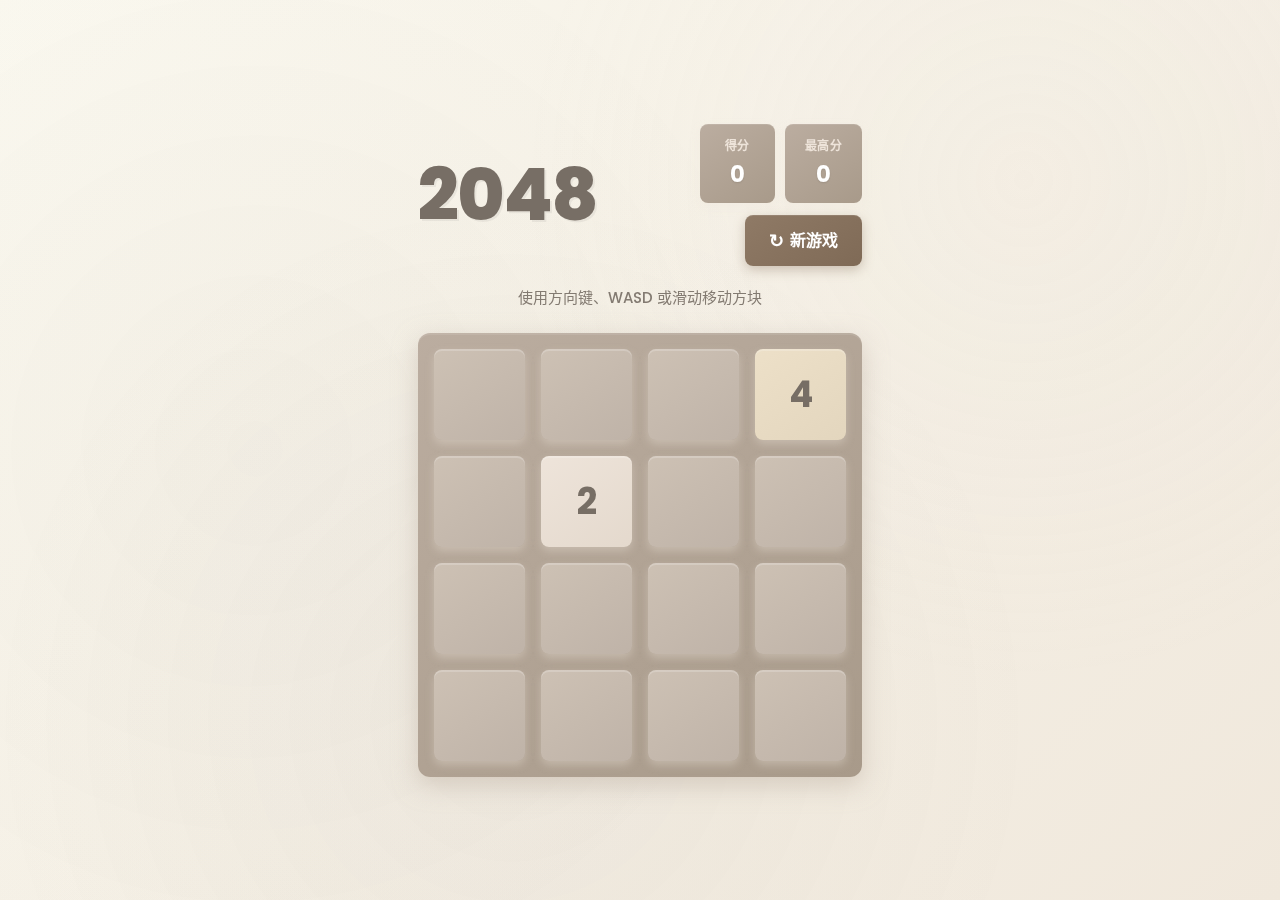
<file: index.html>
<!DOCTYPE html>
<html lang="zh-CN">
<head>
    <meta charset="UTF-8">
    <meta name="viewport" content="width=device-width, initial-scale=1.0, user-scalable=no">
    <meta name="theme-color" content="#faf8ef">
    <meta name="apple-mobile-web-app-capable" content="yes">
    <meta name="apple-mobile-web-app-status-bar-style" content="default">
    <title>2048 Game</title>
    <link rel="stylesheet" href="style.css">
    <link rel="preconnect" href="https://fonts.googleapis.com">
    <link rel="preconnect" href="https://fonts.gstatic.com" crossorigin>
    <link href="https://fonts.googleapis.com/css2?family=Poppins:wght@400;600;700;800&display=swap" rel="stylesheet">
</head>
<body>
    <div class="background-pattern"></div>
    <div class="container">
        <header class="header">
            <h1 class="title">2048</h1>
            <div class="header-right">
                <div class="score-container">
                    <div class="score-box">
                        <span class="score-label">得分</span>
                        <span id="score" class="score-value">0</span>
                    </div>
                    <div class="score-box">
                        <span class="score-label">最高分</span>
                        <span id="best-score" class="score-value">0</span>
                    </div>
                </div>
                <button id="new-game" class="btn btn-primary">
                    <span class="btn-icon">↻</span>
                    新游戏
                </button>
            </div>
        </header>
        
        <p class="instructions">使用方向键、WASD 或滑动移动方块</p>
        
        <div id="grid" class="grid"></div>
        
        <div id="game-overlay" class="game-overlay hidden">
            <div class="overlay-content">
                <h2 class="overlay-title" id="overlay-title">游戏结束</h2>
                <p class="overlay-score">最终得分: <span id="final-score">0</span></p>
                <button id="try-again" class="btn btn-primary btn-large">再试一次</button>
            </div>
        </div>
    </div>
    <script src="script.js"></script>
</body>
</html>
</file>
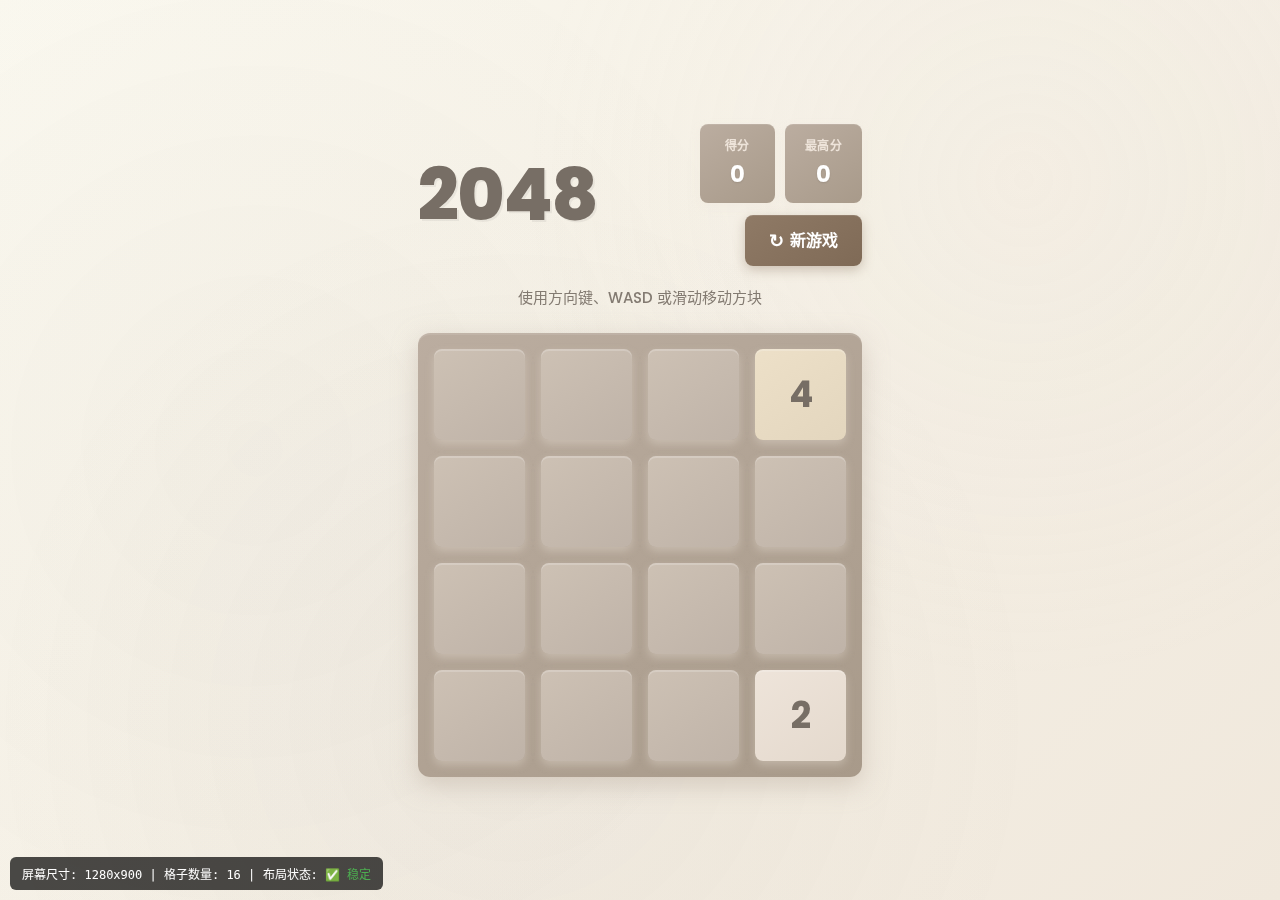
<file: test-layout.html>
<!DOCTYPE html>
<html lang="zh-CN">
<head>
    <meta charset="UTF-8">
    <meta name="viewport" content="width=device-width, initial-scale=1.0, user-scalable=no">
    <title>2048 Game - 布局测试</title>
    <link rel="stylesheet" href="style.css">
    <link rel="preconnect" href="https://fonts.googleapis.com">
    <link rel="preconnect" href="https://fonts.gstatic.com" crossorigin>
    <link href="https://fonts.googleapis.com/css2?family=Poppins:wght@400;600;700;800&display=swap" rel="stylesheet">
    <style>
        /* 测试信息覆盖层 */
        .test-info {
            position: fixed;
            bottom: 10px;
            left: 10px;
            background: rgba(0, 0, 0, 0.7);
            color: white;
            padding: 8px 12px;
            border-radius: 6px;
            font-size: 12px;
            font-family: monospace;
            z-index: 1000;
        }
    </style>
</head>
<body>
    <div class="background-pattern"></div>
    <div class="container">
        <header class="header">
            <h1 class="title">2048</h1>
            <div class="header-right">
                <div class="score-container">
                    <div class="score-box">
                        <span class="score-label">得分</span>
                        <span id="score" class="score-value">0</span>
                    </div>
                    <div class="score-box">
                        <span class="score-label">最高分</span>
                        <span id="best-score" class="score-value">0</span>
                    </div>
                </div>
                <div class="btn-container">
                    <button id="new-game" class="btn btn-primary">
                        <span class="btn-icon">↻</span>
                        新游戏
                    </button>
                </div>
            </div>
        </header>
        
        <p class="instructions">使用方向键、WASD 或滑动移动方块</p>
        
        <div id="grid" class="grid"></div>
        
        <div id="game-overlay" class="game-overlay hidden">
            <div class="overlay-content">
                <h2 class="overlay-title" id="overlay-title">游戏结束</h2>
                <p class="overlay-score">最终得分: <span id="final-score">0</span></p>
                <button id="try-again" class="btn btn-primary btn-large">再试一次</button>
            </div>
        </div>
    </div>
    
    <!-- 测试信息显示 -->
    <div class="test-info" id="test-info">
        屏幕尺寸: <span id="screen-size">-</span> | 
        格子数量: <span id="cell-count">0</span> |
        布局状态: <span id="layout-status">✅</span>
    </div>
    
    <script src="script.js"></script>
    <script>
        // 测试脚本
        function updateTestInfo() {
            const width = window.innerWidth;
            const height = window.innerHeight;
            const size = `${width}x${height}`;
            
            // 格子数量
            const cells = document.querySelectorAll('.cell').length;
            
            // 更新显示
            document.getElementById('screen-size').textContent = size;
            document.getElementById('cell-count').textContent = cells;
            
            // 检查布局
            const grid = document.getElementById('grid');
            const cellsElements = document.querySelectorAll('.cell');
            let stable = true;
            
            if (cellsElements.length > 0) {
                const firstCellSize = cellsElements[0].getBoundingClientRect().width;
                
                cellsElements.forEach(cell => {
                    const cellSize = cell.getBoundingClientRect().width;
                    if (Math.abs(cellSize - firstCellSize) > 1) {
                        stable = false;
                    }
                });
            }
            
            document.getElementById('layout-status').textContent = stable ? '✅ 稳定' : '❌ 不稳定';
            document.getElementById('layout-status').style.color = stable ? '#4caf50' : '#f44336';
        }
        
        // 监听窗口大小变化
        window.addEventListener('resize', updateTestInfo);
        
        // 定期更新
        setInterval(updateTestInfo, 1000);
        
        // 初始更新
        setTimeout(updateTestInfo, 500);
    </script>
</body>
</html>
</file>
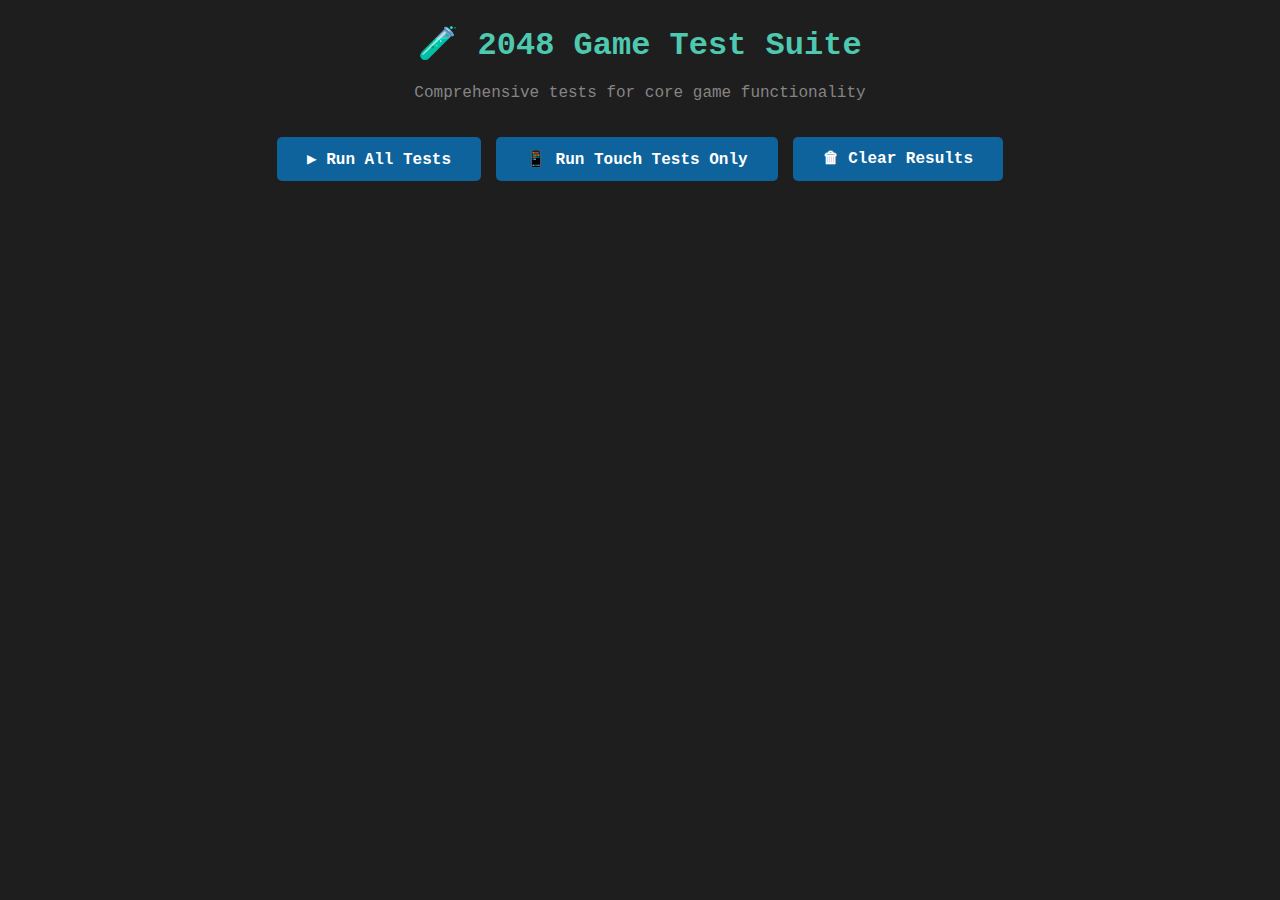
<file: test.html>
<!DOCTYPE html>
<html lang="zh-CN">
<head>
    <meta charset="UTF-8">
    <meta name="viewport" content="width=device-width, initial-scale=1.0">
    <title>2048 Game Tests</title>
    <style>
        * {
            margin: 0;
            padding: 0;
            box-sizing: border-box;
        }

        body {
            font-family: 'Courier New', monospace;
            background-color: #1e1e1e;
            color: #d4d4d4;
            padding: 20px;
            line-height: 1.6;
        }

        .container {
            max-width: 1200px;
            margin: 0 auto;
        }

        h1 {
            color: #4ec9b0;
            text-align: center;
            margin-bottom: 10px;
            font-size: 32px;
        }

        .subtitle {
            text-align: center;
            color: #858585;
            margin-bottom: 30px;
        }

        .controls {
            display: flex;
            justify-content: center;
            gap: 15px;
            margin-bottom: 30px;
        }

        button {
            background-color: #0e639c;
            color: white;
            border: none;
            padding: 12px 30px;
            border-radius: 5px;
            font-size: 16px;
            cursor: pointer;
            font-family: 'Courier New', monospace;
            font-weight: bold;
            transition: background-color 0.2s;
        }

        button:hover {
            background-color: #1177bb;
        }

        button:active {
            background-color: #0d5a8c;
        }

        .summary {
            background-color: #252526;
            border-radius: 8px;
            padding: 20px;
            margin-bottom: 30px;
            border-left: 4px solid #4ec9b0;
        }

        .summary h2 {
            color: #4ec9b0;
            margin-bottom: 15px;
            font-size: 20px;
        }

        .summary-stats {
            display: grid;
            grid-template-columns: repeat(auto-fit, minmax(200px, 1fr));
            gap: 15px;
        }

        .stat {
            background-color: #333333;
            padding: 15px;
            border-radius: 5px;
            text-align: center;
        }

        .stat-label {
            color: #858585;
            font-size: 14px;
            margin-bottom: 5px;
        }

        .stat-value {
            font-size: 28px;
            font-weight: bold;
        }

        .stat-value.pass {
            color: #4ec9b0;
        }

        .stat-value.fail {
            color: #f48771;
        }

        .stat-value.percent {
            color: #dcdcaa;
        }

        .test-results {
            background-color: #252526;
            border-radius: 8px;
            padding: 20px;
        }

        .test-results h2 {
            color: #4ec9b0;
            margin-bottom: 15px;
            font-size: 20px;
        }

        .test-list {
            display: grid;
            gap: 10px;
        }

        .test-item {
            background-color: #333333;
            padding: 15px;
            border-radius: 5px;
            border-left: 4px solid #858585;
            transition: transform 0.2s;
        }

        .test-item:hover {
            transform: translateX(5px);
        }

        .test-item.pass {
            border-left-color: #4ec9b0;
        }

        .test-item.fail {
            border-left-color: #f48771;
        }

        .test-name {
            font-weight: bold;
            margin-bottom: 5px;
            font-size: 16px;
        }

        .test-status {
            display: inline-block;
            padding: 3px 10px;
            border-radius: 3px;
            font-size: 12px;
            font-weight: bold;
            margin-left: 10px;
        }

        .test-status.pass {
            background-color: #4ec9b0;
            color: #1e1e1e;
        }

        .test-status.fail {
            background-color: #f48771;
            color: #1e1e1e;
        }

        .test-message {
            color: #858585;
            font-size: 14px;
            margin-top: 5px;
        }

        .failed-tests {
            background-color: #3a1d1d;
            border: 1px solid #f48771;
            border-radius: 8px;
            padding: 20px;
            margin-top: 20px;
        }

        .failed-tests h2 {
            color: #f48771;
            margin-bottom: 15px;
            font-size: 20px;
        }

        .console-output {
            background-color: #1e1e1e;
            border: 1px solid #3c3c3c;
            border-radius: 8px;
            padding: 15px;
            margin-top: 30px;
            font-family: 'Courier New', monospace;
            font-size: 13px;
            max-height: 400px;
            overflow-y: auto;
        }

        .console-output h3 {
            color: #4ec9b0;
            margin-bottom: 10px;
            font-size: 16px;
        }

        .console-output pre {
            color: #ce9178;
            white-space: pre-wrap;
            word-wrap: break-word;
        }

        @media (max-width: 768px) {
            .summary-stats {
                grid-template-columns: repeat(2, 1fr);
            }
            
            h1 {
                font-size: 24px;
            }
            
            .controls {
                flex-direction: column;
                align-items: center;
            }
        }
    </style>
</head>
<body>
    <div class="container">
        <h1>🧪 2048 Game Test Suite</h1>
        <p class="subtitle">Comprehensive tests for core game functionality</p>
        
        <div class="controls">
            <button onclick="runTests()">▶ Run All Tests</button>
            <button onclick="runTouchTests()">📱 Run Touch Tests Only</button>
            <button onclick="clearResults()">🗑 Clear Results</button>
        </div>
        
        <div class="summary" id="summary" style="display: none;">
            <h2>📊 Test Summary</h2>
            <div class="summary-stats">
                <div class="stat">
                    <div class="stat-label">Total Tests</div>
                    <div class="stat-value" id="total-tests">0</div>
                </div>
                <div class="stat">
                    <div class="stat-label">Passed</div>
                    <div class="stat-value pass" id="passed-tests">0</div>
                </div>
                <div class="stat">
                    <div class="stat-label">Failed</div>
                    <div class="stat-value fail" id="failed-tests">0</div>
                </div>
                <div class="stat">
                    <div class="stat-label">Success Rate</div>
                    <div class="stat-value percent" id="success-rate">0%</div>
                </div>
            </div>
        </div>
        
        <div class="test-results" id="test-results" style="display: none;">
            <h2>📝 Test Results</h2>
            <div class="test-list" id="test-list"></div>
        </div>
        
        <div class="failed-tests" id="failed-tests" style="display: none;">
            <h2>❌ Failed Tests</h2>
            <div class="test-list" id="failed-list"></div>
        </div>
        
        <div class="console-output" id="console-output" style="display: none;">
            <h3>📋 Console Output</h3>
            <pre id="console-text"></pre>
        </div>
    </div>

    <script src="test.js"></script>
    <script>
        // Capture console output
        const originalLog = console.log;
        const originalError = console.error;
        const consoleOutput = [];
        
        console.log = function(...args) {
            originalLog.apply(console, args);
            consoleOutput.push(args.join(' '));
            updateConsoleOutput();
        };
        
        console.error = function(...args) {
            originalError.apply(console, args);
            consoleOutput.push('❌ ' + args.join(' '));
            updateConsoleOutput();
        };

        function updateConsoleOutput() {
            const consoleText = document.getElementById('console-text');
            if (consoleText) {
                consoleText.textContent = consoleOutput.join('\n');
            }
        }

        function clearResults() {
            consoleOutput.length = 0;
            updateConsoleOutput();
            document.getElementById('summary').style.display = 'none';
            document.getElementById('test-results').style.display = 'none';
            document.getElementById('failed-tests').style.display = 'none';
            document.getElementById('console-output').style.display = 'none';
        }

        function runTests() {
            clearResults();
            document.getElementById('console-output').style.display = 'block';
            
            // Use setTimeout to allow UI to update
            setTimeout(() => {
                const tester = new Game2048Test();
                tester.runAll();
                
                displayResults(tester);
            }, 100);
        }

        function runTouchTests() {
            clearResults();
            document.getElementById('console-output').style.display = 'block';
            
            setTimeout(() => {
                const tester = new Game2048Test();
                
                // Run only touch-related tests
                console.log('🧪 Running Touch Swipe Tests...\n');
                
                tester.testSwipeDirection();
                
                // Update display
                const total = 1;
                const passed = tester.passed;
                const failed = tester.failed;
                
                displayCustomResults(total, passed, failed, tester.results);
            }, 100);
        }

        function displayResults(tester) {
            const total = tester.passed + tester.failed;
            displayCustomResults(total, tester.passed, tester.failed, tester.results);
        }

        function displayCustomResults(total, passed, failed, results) {
            const summary = document.getElementById('summary');
            const testResults = document.getElementById('test-results');
            const failedTests = document.getElementById('failed-tests');
            
            // Show summary
            summary.style.display = 'block';
            testResults.style.display = 'block';
            
            // Update summary stats
            document.getElementById('total-tests').textContent = total;
            document.getElementById('passed-tests').textContent = passed;
            document.getElementById('failed-tests').textContent = failed;
            document.getElementById('success-rate').textContent = 
                total > 0 ? ((passed / total) * 100).toFixed(1) + '%' : '0%';
            
            // Build test list
            const testList = document.getElementById('test-list');
            testList.innerHTML = '';
            
            results.forEach(result => {
                const item = document.createElement('div');
                item.className = `test-item ${result.status === '✅ PASS' ? 'pass' : 'fail'}`;
                
                item.innerHTML = `
                    <div class="test-name">
                        ${result.test}
                        <span class="test-status ${result.status === '✅ PASS' ? 'pass' : 'fail'}">
                            ${result.status === '✅ PASS' ? 'PASS' : 'FAIL'}
                        </span>
                    </div>
                    <div class="test-message">${result.message}</div>
                `;
                
                testList.appendChild(item);
            });
            
            // Show failed tests if any
            if (failed > 0) {
                failedTests.style.display = 'block';
                const failedList = document.getElementById('failed-list');
                failedList.innerHTML = '';
                
                results
                    .filter(r => r.status === '❌ FAIL')
                    .forEach(result => {
                        const item = document.createElement('div');
                        item.className = 'test-item fail';
                        
                        item.innerHTML = `
                            <div class="test-name">${result.test}</div>
                            <div class="test-message">${result.message}</div>
                        `;
                        
                        failedList.appendChild(item);
                    });
            } else {
                failedTests.style.display = 'none';
            }
        }

        // Auto-run tests on page load (optional)
        // document.addEventListener('DOMContentLoaded', () => {
        //     runTests();
        // });
    </script>
</body>
</html>
</file>
<file: style.css>
/* ============================================
   2048 Game - Enhanced Styles
   ============================================ */

/* Reset & Base Styles */
* {
    margin: 0;
    padding: 0;
    box-sizing: border-box;
    -webkit-tap-highlight-color: transparent;
}

:root {
    /* Color Palette */
    --bg-primary: #faf8ef;
    --bg-secondary: #bbada0;
    --text-primary: #776e65;
    --text-secondary: #eee4da;
    --tile-2: #eee4da;
    --tile-4: #ede0c8;
    --tile-8: #f2b179;
    --tile-16: #f59563;
    --tile-32: #f67c5f;
    --tile-64: #f65e3b;
    --tile-128: #edcf72;
    --tile-256: #edcc61;
    --tile-512: #edc850;
    --tile-1024: #edc53f;
    --tile-2048: #edc22e;
    --tile-super: #3c3a32;
    
    /* Animation Timing */
    --transition-fast: 0.15s ease;
    --transition-normal: 0.2s ease;
    --transition-slow: 0.3s ease;
    
    /* Shadow Colors */
    --shadow-light: rgba(238, 228, 218, 0.35);
    --shadow-medium: rgba(238, 228, 218, 0.73);
}

body {
    font-family: 'Poppins', -apple-system, BlinkMacSystemFont, 'Segoe UI', Roboto, sans-serif;
    background: linear-gradient(135deg, #faf8ef 0%, #f0e8dc 100%);
    display: flex;
    justify-content: center;
    align-items: center;
    min-height: 100vh;
    overflow-x: hidden;
    padding: 20px;
}

/* Background Pattern */
.background-pattern {
    position: fixed;
    top: 0;
    left: 0;
    width: 100%;
    height: 100%;
    background-image: 
        radial-gradient(circle at 20% 50%, rgba(119, 110, 101, 0.03) 0%, transparent 50%),
        radial-gradient(circle at 80% 20%, rgba(238, 228, 218, 0.1) 0%, transparent 40%),
        radial-gradient(circle at 40% 80%, rgba(119, 110, 101, 0.05) 0%, transparent 50%);
    pointer-events: none;
    z-index: 0;
}

/* Container */
.container {
    text-align: center;
    max-width: 500px;
    width: 100%;
    padding: 24px;
    position: relative;
    z-index: 1;
}

/* Header */
.header {
    display: flex;
    justify-content: space-between;
    align-items: center;
    margin-bottom: 20px;
    gap: 16px;
}

.title {
    font-size: 64px;
    font-weight: 800;
    color: #776e65;
    margin: 0;
    letter-spacing: -2px;
    text-shadow: 2px 2px 0 rgba(0,0,0,0.05);
    line-height: 1;
    flex-shrink: 0;
}

/* Header Right - Scores and Button */
.header-right {
    display: flex;
    flex-direction: column;
    align-items: flex-end;
    gap: 12px;
    flex-shrink: 0;
}

/* Score Container */
.score-container {
    display: flex;
    gap: 10px;
}

.score-box {
    background: linear-gradient(145deg, #bbada0, #a89a8a);
    padding: 10px 16px;
    border-radius: 8px;
    min-width: 75px;
    box-shadow:
        0 4px 8px var(--shadow-light),
        inset 0 1px 0 rgba(255,255,255,0.1);
    transition: transform var(--transition-fast);
}

.score-box:hover {
    transform: translateY(-2px);
}

.score-label {
    display: block;
    font-size: 11px;
    font-weight: 600;
    color: var(--text-secondary);
    text-transform: uppercase;
    letter-spacing: 0.5px;
    margin-bottom: 3px;
}

.score-value {
    display: block;
    font-size: 18px;
    font-weight: 700;
    color: white;
    text-shadow: 0 1px 2px rgba(0,0,0,0.1);
}

/* Score Animation */
.score-value.updated {
    animation: scoreUpdate 0.4s ease;
}

@keyframes scoreUpdate {
    0% { transform: scale(1); }
    50% { transform: scale(1.2); color: #fff; }
    100% { transform: scale(1); }
}

/* Controls */
.controls {
    display: flex;
    justify-content: flex-end;
    margin-bottom: 16px;
}

/* Buttons */
.btn {
    background: linear-gradient(145deg, #8f7a66, #7f6a56);
    color: white;
    border: none;
    padding: 10px 20px;
    border-radius: 8px;
    font-size: 14px;
    font-weight: 600;
    cursor: pointer;
    font-family: inherit;
    transition: all var(--transition-fast);
    box-shadow:
        0 4px 12px rgba(143, 122, 102, 0.4),
        inset 0 1px 0 rgba(255,255,255,0.1);
    display: inline-flex;
    align-items: center;
    justify-content: center;
    gap: 6px;
    user-select: none;
    -webkit-user-select: none;
    white-space: nowrap;
}

.btn:hover {
    background: linear-gradient(145deg, #9f8a76, #8f7a66);
    transform: translateY(-2px);
    box-shadow:
        0 6px 16px rgba(143, 122, 102, 0.5),
        inset 0 1px 0 rgba(255,255,255,0.1);
}

.btn:active {
    transform: translateY(0);
    box-shadow:
        0 2px 8px rgba(143, 122, 102, 0.4),
        inset 0 1px 0 rgba(255,255,255,0.1);
}

.btn-icon {
    font-size: 16px;
    font-weight: bold;
}

.btn-large {
    padding: 16px 40px;
    font-size: 18px;
}

/* Instructions */
.instructions {
    color: var(--text-primary);
    margin-bottom: 24px;
    font-size: 15px;
    font-weight: 500;
    opacity: 0.9;
}

/* Grid */
.grid {
    display: grid;
    grid-template-columns: repeat(4, 1fr);
    grid-template-rows: repeat(4, 1fr);
    gap: 12px;
    background: linear-gradient(145deg, #bbada0, #a89a8a);
    padding: 12px;
    border-radius: 12px;
    width: 100%;
    max-width: 400px;
    aspect-ratio: 1;
    margin: 0 auto;
    box-shadow:
        0 8px 24px rgba(187, 173, 160, 0.5),
        inset 0 2px 0 rgba(255,255,255,0.1);
    position: relative;
    touch-action: none;
}

/* Grid Background Cells (Empty Slots) */
.grid::before {
    content: '';
    position: absolute;
    top: 12px;
    left: 12px;
    right: 12px;
    bottom: 12px;
    display: grid;
    grid-template-columns: repeat(4, 1fr);
    grid-template-rows: repeat(4, 1fr);
    gap: 12px;
    pointer-events: none;
    z-index: 0;
}

.grid::before::after {
    content: '';
    position: absolute;
    top: 0;
    left: 0;
    width: 100%;
    height: 100%;
    display: grid;
    grid-template-columns: repeat(4, 1fr);
    grid-template-rows: repeat(4, 1fr);
    gap: 12px;
}

/* Tile Cells */
.cell {
    background: linear-gradient(145deg, #cdc1b4, #bfb3a8);
    border-radius: 8px;
    display: flex;
    justify-content: center;
    align-items: center;
    font-size: 36px;
    font-weight: 700;
    color: #776e65;
    transition: all var(--transition-normal);
    position: relative;
    z-index: 1;
    box-shadow:
        0 4px 8px var(--shadow-light),
        inset 0 2px 0 rgba(255,255,255,0.2);
    /* Ensure fixed size - cell size doesn't change with content */
    aspect-ratio: 1;
    overflow: hidden;
    word-break: break-all;
    padding: 4px;
}

/* Tile Colors */
.cell[data-value="2"] { 
    background: linear-gradient(145deg, #eee4da, #e4d9cd); 
    color: #776e65; 
}

.cell[data-value="4"] { 
    background: linear-gradient(145deg, #ede0c8, #e3d6be); 
    color: #776e65; 
}

.cell[data-value="8"] { 
    background: linear-gradient(145deg, #f2b179, #e9a36a); 
    color: #f9f6f2; 
    box-shadow: 0 4px 12px rgba(242, 177, 121, 0.4);
}

.cell[data-value="16"] { 
    background: linear-gradient(145deg, #f59563, #eb8553); 
    color: #f9f6f2; 
    box-shadow: 0 4px 12px rgba(245, 149, 99, 0.4);
}

.cell[data-value="32"] { 
    background: linear-gradient(145deg, #f67c5f, #ec6c51); 
    color: #f9f6f2; 
    box-shadow: 0 4px 12px rgba(246, 124, 95, 0.4);
}

.cell[data-value="64"] { 
    background: linear-gradient(145deg, #f65e3b, #ec4e2b); 
    color: #f9f6f2; 
    box-shadow: 0 4px 12px rgba(246, 94, 59, 0.4);
}

.cell[data-value="128"] {
    background: linear-gradient(145deg, #edcf72, #e3c268);
    color: #f9f6f2;
    font-size: 32px;
    box-shadow: 0 4px 12px rgba(237, 207, 114, 0.4);
}

.cell[data-value="256"] {
    background: linear-gradient(145deg, #edcc61, #e3be57);
    color: #f9f6f2;
    font-size: 32px;
    box-shadow: 0 4px 12px rgba(237, 204, 97, 0.4);
}

.cell[data-value="512"] {
    background: linear-gradient(145deg, #edc850, #e3ba46);
    color: #f9f6f2;
    font-size: 32px;
    box-shadow: 0 4px 12px rgba(237, 200, 80, 0.4);
}

.cell[data-value="1024"] {
    background: linear-gradient(145deg, #edc53f, #e3b735);
    color: #f9f6f2;
    font-size: 28px;
    box-shadow: 0 4px 12px rgba(237, 197, 63, 0.4);
}

.cell[data-value="2048"] {
    background: linear-gradient(145deg, #edc22e, #e3b424);
    color: #f9f6f2;
    font-size: 28px;
    box-shadow: 0 4px 12px rgba(237, 194, 46, 0.5);
    animation: glow 2s ease-in-out infinite alternate;
}

.cell[data-value^="40"], .cell[data-value^="81"] {
    background: linear-gradient(145deg, #3c3a32, #2e2c26);
    color: #f9f6f2;
    font-size: 24px;
}

/* Glow Animation for 2048 */
@keyframes glow {
    from {
        box-shadow: 
            0 4px 12px rgba(237, 194, 46, 0.5),
            0 0 20px rgba(237, 194, 46, 0.3);
    }
    to {
        box-shadow: 
            0 4px 12px rgba(237, 194, 46, 0.5),
            0 0 30px rgba(237, 194, 46, 0.5);
    }
}

/* New Tile Animation */
.cell.new {
    animation: appear 0.3s cubic-bezier(0.68, -0.55, 0.265, 1.55);
}

@keyframes appear {
    0% { 
        opacity: 0; 
        transform: scale(0); 
    }
    50% {
        transform: scale(1.1);
    }
    100% { 
        opacity: 1; 
        transform: scale(1); 
    }
}

/* Merged Tile Animation */
.cell.merged {
    animation: merge 0.25s cubic-bezier(0.68, -0.55, 0.265, 1.55);
}

@keyframes merge {
    0% { 
        transform: scale(1); 
    }
    50% { 
        transform: scale(1.15); 
    }
    100% { 
        transform: scale(1); 
    }
}

/* Movement Animation */
.cell.moving {
    transition: transform var(--transition-slow) ease;
}

/* Game Overlay */
.game-overlay {
    position: fixed;
    top: 0;
    left: 0;
    width: 100%;
    height: 100%;
    background: rgba(119, 110, 101, 0.85);
    backdrop-filter: blur(8px);
    display: flex;
    justify-content: center;
    align-items: center;
    z-index: 1000;
    animation: fadeIn 0.3s ease;
}

.game-overlay.hidden {
    display: none;
}

@keyframes fadeIn {
    from { opacity: 0; }
    to { opacity: 1; }
}

.overlay-content {
    background: rgba(255, 255, 255, 0.95);
    padding: 48px 64px;
    border-radius: 16px;
    text-align: center;
    box-shadow: 0 20px 60px rgba(0,0,0,0.3);
    animation: slideUp 0.4s cubic-bezier(0.68, -0.55, 0.265, 1.55);
}

@keyframes slideUp {
    from { 
        opacity: 0; 
        transform: translateY(30px) scale(0.9); 
    }
    to { 
        opacity: 1; 
        transform: translateY(0) scale(1); 
    }
}

.overlay-title {
    font-size: 48px;
    font-weight: 800;
    color: #776e65;
    margin-bottom: 16px;
}

.overlay-score {
    font-size: 20px;
    color: #776e65;
    margin-bottom: 32px;
    font-weight: 500;
}

.overlay-score span {
    font-weight: 700;
    color: #8f7a66;
}

/* ============================================
   Responsive Design
   ============================================ */

/* Extra Small Devices (phones, 320px and up) */
@media (max-width: 360px) {
    .container {
        padding: 12px;
    }

    .title {
        font-size: 40px;
    }

    .header {
        gap: 10px;
    }

    .header-right {
        gap: 8px;
    }

    .score-box {
        min-width: 60px;
        padding: 8px 12px;
    }

    .score-label {
        font-size: 10px;
    }

    .score-value {
        font-size: 15px;
    }

    .grid {
        gap: 8px;
        padding: 8px;
        border-radius: 8px;
        max-width: 100%;
    }

    .cell {
        border-radius: 6px;
    }

    .btn {
        padding: 8px 14px;
        font-size: 13px;
    }

    .btn-icon {
        font-size: 14px;
    }

    .instructions {
        font-size: 13px;
        margin-bottom: 16px;
    }

    .overlay-content {
        padding: 28px 32px;
        width: 90%;
        max-width: 280px;
    }

    .overlay-title {
        font-size: 32px;
    }

    .overlay-score {
        font-size: 16px;
    }
}

/* Small Devices (landscape phones, 361px to 500px) */
@media (min-width: 361px) and (max-width: 500px) {
    .container {
        padding: 16px;
    }

    .title {
        font-size: 48px;
    }

    .score-box {
        min-width: 65px;
        padding: 9px 14px;
    }

    .score-value {
        font-size: 16px;
    }

    .grid {
        gap: 10px;
        padding: 10px;
    }

    .instructions {
        font-size: 14px;
        margin-bottom: 20px;
    }

    .overlay-content {
        padding: 32px 40px;
        width: 85%;
        max-width: 320px;
    }

    .overlay-title {
        font-size: 36px;
    }
}

/* Medium Devices (tablets, 501px to 768px) */
@media (min-width: 501px) and (max-width: 768px) {
    .container {
        padding: 24px;
    }

    .title {
        font-size: 56px;
    }

    .score-box {
        min-width: 70px;
        padding: 10px 16px;
    }

    .score-label {
        font-size: 11px;
    }

    .score-value {
        font-size: 17px;
    }

    .grid {
        max-width: 440px;
        gap: 12px;
        padding: 12px;
    }

    .btn {
        padding: 10px 18px;
        font-size: 14px;
    }

    .instructions {
        font-size: 15px;
    }
}

/* Large Devices (desktops, 769px and up) */
@media (min-width: 769px) {
    .container {
        padding: 28px;
    }

    .title {
        font-size: 64px;
    }

    .score-box {
        min-width: 75px;
        padding: 12px 20px;
    }

    .score-label {
        font-size: 12px;
    }

    .score-value {
        font-size: 22px;
    }

    .grid {
        max-width: 480px;
        gap: 14px;
        padding: 14px;
    }

    .btn {
        padding: 12px 24px;
        font-size: 16px;
    }

    .btn-icon {
        font-size: 18px;
    }
}

/* Very Large Screens (1200px and up) */
@media (min-width: 1200px) {
    .title {
        font-size: 72px;
    }

    .grid {
        max-width: 500px;
        gap: 16px;
        padding: 16px;
    }
}

/* Touch Device Optimizations */
@media (hover: none) and (pointer: coarse) {
    .btn {
        padding: 12px 24px;
        font-size: 16px;
    }

    .btn:active {
        transform: scale(0.95);
    }

    .grid {
        gap: 14px;
        padding: 14px;
    }
}

/* Dark Mode Support (prefers-color-scheme) */
@media (prefers-color-scheme: dark) {
    :root {
        --bg-primary: #1a1a1a;
        --text-primary: #e0e0e0;
    }
    
    body {
        background: linear-gradient(135deg, #1a1a1a 0%, #2a2a2a 100%);
    }
    
    .title {
        color: #e0e0e0;
        text-shadow: 2px 2px 0 rgba(0,0,0,0.3);
    }
    
    .instructions {
        color: #b0b0b0;
    }
    
    .overlay-content {
        background: rgba(40, 40, 40, 0.95);
    }
    
    .overlay-title,
    .overlay-score {
        color: #e0e0e0;
    }
}

/* Reduce Motion for Accessibility */
@media (prefers-reduced-motion: reduce) {
    *,
    *::before,
    *::after {
        animation-duration: 0.01ms !important;
        animation-iteration-count: 1 !important;
        transition-duration: 0.01ms !important;
    }
}

/* Print Styles */
@media print {
    body {
        background: white;
    }
    
    .background-pattern,
    .controls,
    .instructions {
        display: none;
    }
    
    .grid {
        box-shadow: none;
        border: 2px solid #776e65;
    }
}
</file>
